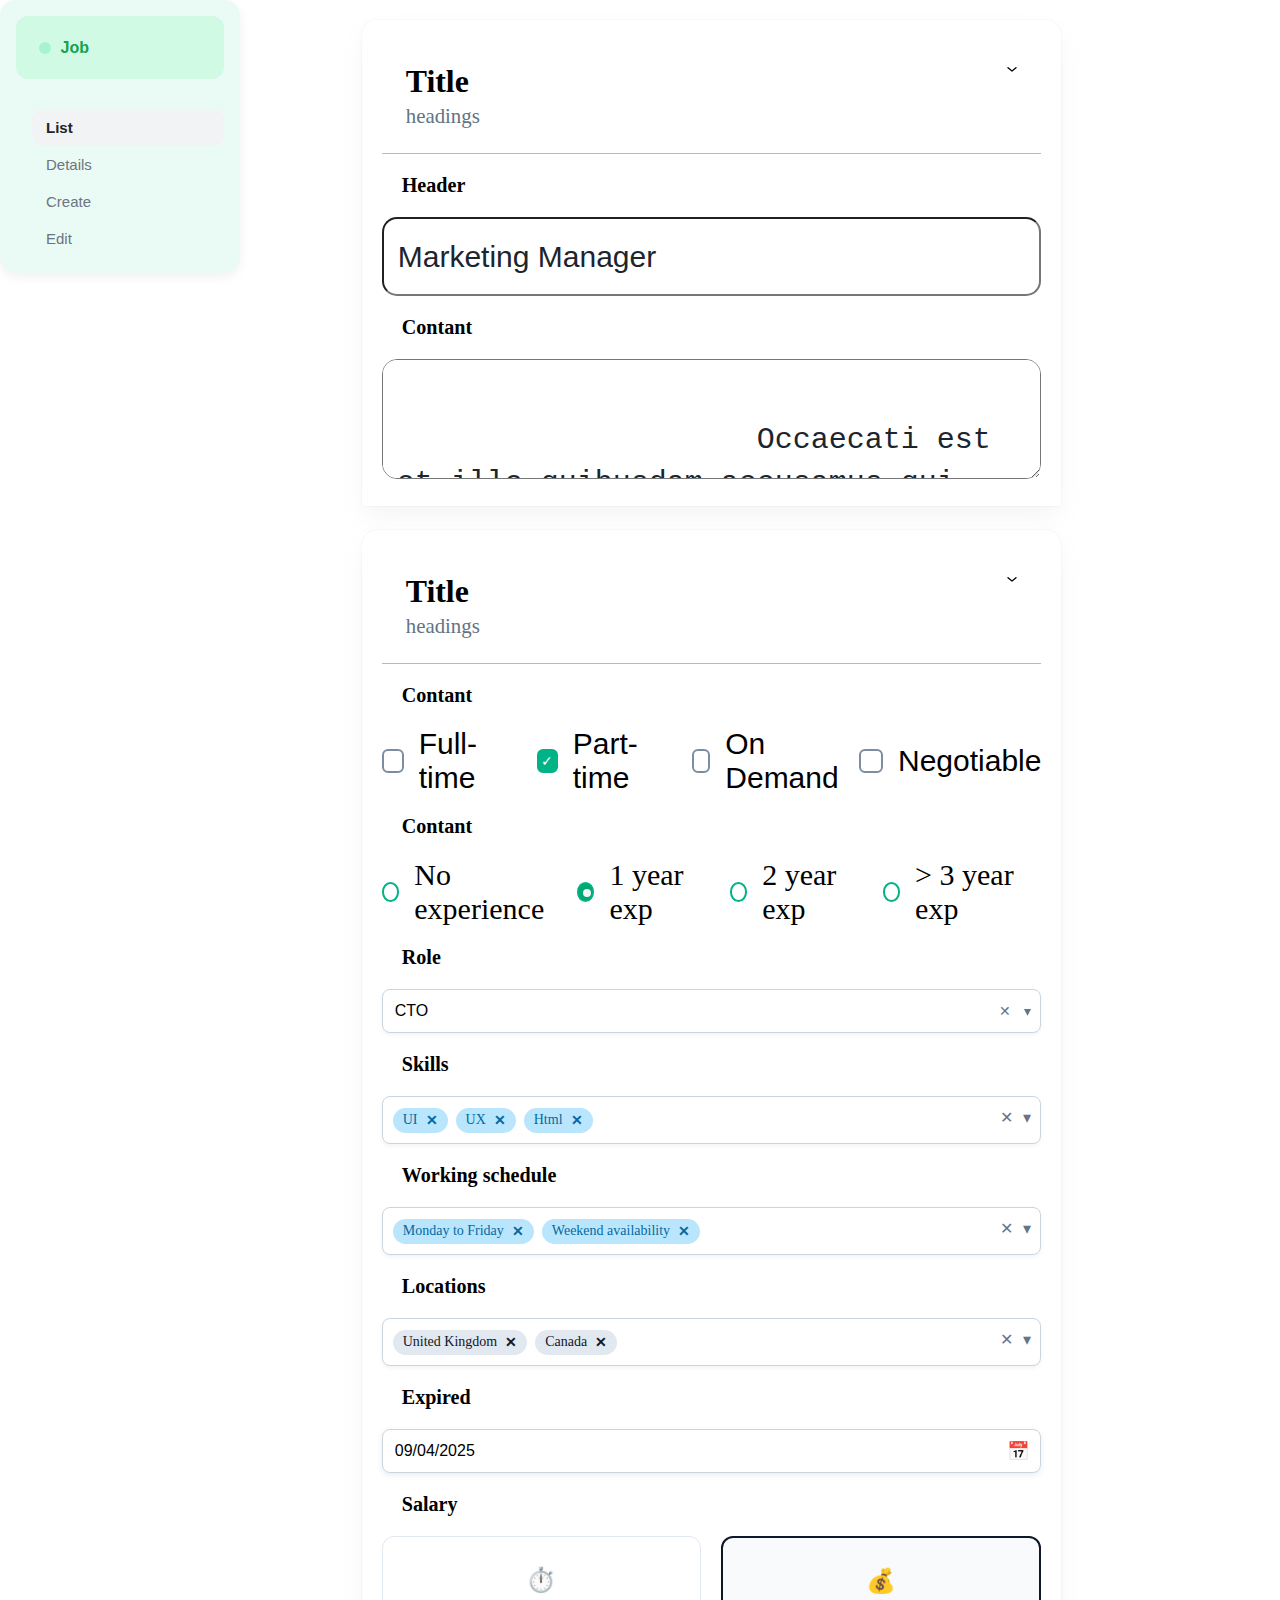
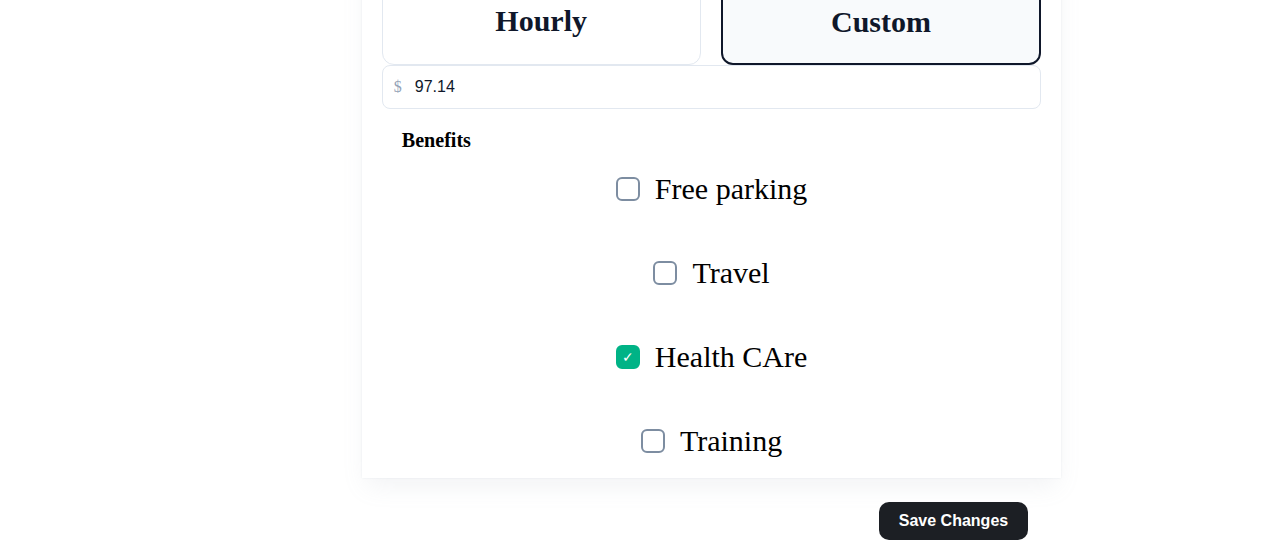
<file: edit-section.html>
<!DOCTYPE html>
<html lang="en">
<head>
    <meta charset="UTF-8">
    <title>Title</title>
    <link rel="stylesheet" href="./src/css/style.css">
    <link rel="stylesheet" href="./src/css/drop-list-input.css">
    <link rel="stylesheet" href="./src/css/announcement-card.css">
    <link rel="stylesheet" href="./src/css/sidebar.css">

    <meta name="viewport" content="width=device-width, initial-scale=1">
</head>
<body>

<div id="sidebar-container"></div>

<form>
    <div class="drop-input-list-container">
        <div class="drop-input-list-title">
            <span>Title</span>
            <span>headings</span>
            <div>
                <img src="./src/assets/icons/drop-list-open.svg" alt="drop list input data">
            </div>
        </div>
        <div class="drop-input-list-details">
            <label>
                <h6>Header</h6>
                <input type="text" value="Marketing Manager" id="title">
            </label>
            <label>
                <h6>Contant</h6>
                <textarea id="contant">

                    Occaecati est et illo quibusdam accusamus qui. Incidunt aut et molestiae ut facere aut. Est quidem iusto praesentium excepturi harum nihil tenetur facilis. Ut omnis voluptates nihil accusantium doloribus eaque debitis.

                    Key responsibilities

                    Working with agency for design drawing detail, quotation and local production.

                    Produce window displays, signs, interior displays, floor plans and special promotions displays.

                    Change displays to promote new product launches and reflect festive or seasonal themes.

                    Planning and executing the open/renovation/ closing store procedure.

                    Follow‐up store maintenance procedure and keep updating SKU In & Out.

                    Monitor costs and work within budget.

                    Liaise with suppliers and source elements.

                    Why You'll love working here

                    Working with agency for design drawing detail, quotation and local production.

                    Produce window displays, signs, interior displays, floor plans and special promotions displays.

                    Change displays to promote new product launches and reflect festive or seasonal themes.

                    Planning and executing the open/renovation/ closing store procedure.

                    Follow‐up store maintenance procedure and keep updating SKU In & Out.

                    Monitor costs and work within budget.

                    Liaise with suppliers and source elements.
                </textarea>
            </label>
        </div>
    </div>
    <div class="drop-input-list-container">
        <div class="drop-input-list-title">
            <span>Title</span>
            <span>headings</span>
            <div>
                <img src="./src/assets/icons/drop-list-open.svg" alt="drop list input data">
            </div>
        </div>
        <div class="drop-input-list-details">
            <label>
                <h6>Contant</h6>
                <div class="job-type">
                    <label class="job-option">
                        <input type="radio" name="job" value="full-time" >
                        <span class="custom-radio"></span>
                        <span>Full-time</span>
                    </label>

                    <label class="job-option">
                        <input type="radio" name="job" value="part-time" checked>
                        <span class="custom-radio"></span>
                        <span>Part-time</span>
                    </label>
                    <label class="job-option">
                        <input type="radio" name="job" value="full-time" >
                        <span class="custom-radio"></span>
                        <span>On Demand</span>
                    </label>



                    <label class="job-option">
                        <input type="radio" name="job" value="part-time">
                        <span class="custom-radio"></span>
                        <span>Negotiable</span>
                    </label>

                </div>
            </label>
            <label >
                <h6>Contant</h6>
                <div class="experience-group">
                    <label class="experience-option">
                        <input type="radio" name="experience" value="0">
                        <span class="experience-label">No experience</span>
                    </label>

                    <label class="experience-option">
                        <input type="radio" name="experience" value="1" checked >
                        <span class="experience-label">1 year exp</span>
                    </label>

                    <label class="experience-option">
                        <input type="radio" name="experience" value="2">
                        <span class="experience-label">2 year exp</span>
                    </label>

                    <label class="experience-option">
                        <input type="radio" name="experience" value="3">
                        <span class="experience-label">&gt; 3 year exp</span>
                    </label>
                </div>
            </label>
            <h6>Role</h6>
            <div class="dropdown">
                <input type="text" class="input-box" placeholder="Role" id="roleInput" readonly onclick="toggleOptions()" value="CTO">
                <span class="icon-clear" onclick="clearInput()">✕</span>
                <span class="icon-toggle" onclick="toggleOptions()">▾</span>

                <div class="options" id="roleOptions">
                    <div class="option" onclick="selectRole('CEO')">CEO</div>
                    <div class="option" onclick="selectRole('CTO')">CTO</div>
                    <div class="option" onclick="selectRole('Project Coordinator')">Project Coordinator</div>
                    <div class="option" onclick="selectRole('Team Leader')">Team Leader</div>
                    <div class="option" onclick="selectRole('Software DEveloper')">Software Developer</div>
                    <div class="option" onclick="selectRole('Marketing Strategist')">Marketing Strategist</div>
                    <div class="option" onclick="selectRole('Data Analyst')">Data Analyst</div>
                    <div class="option" onclick="selectRole('Product Owner')">Product Owner</div>
                </div>
            </div>
        </div>

        <h6>Skills</h6>
        <div class="skills-dropdown" onclick="focusInput()">
            <div class="selected-skills" id="selectedSkills">
                <span class="placeholder" id="skillsPlaceholder">Skills</span>
            </div>
            <div class="icons">
                <span onclick="clearAll(event)">✕</span>
                <span onclick="toggleSkillOptions(event)">▾</span>
            </div>

            <div class="skills-options" id="skillsOptions">
                <div onclick="addSkill('UI')">UI</div>
                <div onclick="addSkill('UX')">UX</div>
                <div onclick="addSkill('Html')">Html</div>
                <div onclick="addSkill('JavaScript')">JavaScript</div>
                <div onclick="addSkill('TypeScript')">TypeScript</div>
                <div onclick="addSkill('Communication')">Communication</div>
                <div onclick="addSkill('Problem Solving')">Problem Solving</div>
                <div onclick="addSkill('Leadership')">Leadership</div>
            </div>
        </div>

        <h6>Working schedule</h6>
        <div class="schedule-dropdown" onclick="focusScheduleInput()">
            <div class="selected-schedules" id="selectedSchedules">
                <span class="placeholder" id="schedulePlaceholder">+ Schedule</span>
            </div>
            <div class="icons">
                <span onclick="clearAllSchedules(event)">✕</span>
                <span onclick="toggleScheduleOptions(event)">▾</span>
            </div>

            <div class="schedule-options" id="scheduleOptions">
                <div onclick="addSchedule('Monday to Friday')">Monday to Friday</div>
                <div onclick="addSchedule('Weekend availability')">Weekend availability</div>
                <div onclick="addSchedule('Day shift')">Day shift</div>
            </div>
        </div>

        <h6>Locations</h6>
        <div class="multi-location-dropdown" onclick="showLocationOptions()">
            <div class="location-tags" id="selectedLocations">
                <span class="placeholder" id="locationPlaceholder">+ Locations</span>
            </div>
            <div class="location-icons">
                <span onclick="clearAllLocations(event)">✕</span>
                <span onclick="toggleLocationOptions(event)">▾</span>
            </div>

            <div class="location-options" id="locationOptions">
                <div onclick="addLocation('Andorra')">Andorra (AD) +376</div>
                <div onclick="addLocation('United Arab Emirates')">United Arab Emirates (AE) +971</div>
                <div onclick="addLocation('Afghanistan')">Afghanistan (AF) +93</div>
                <div onclick="addLocation('Antigua and Barbuda')">Antigua and Barbuda (AG) +1-268</div>
                <div onclick="addLocation('Anguilla')">Anguilla (AI) +1-264</div>
                <div onclick="addLocation('Albania')">Albania (AL) +355</div>
                <div onclick="addLocation('Armenia')">Armenia (AM) +374</div>
                <div onclick="addLocation('Angola')">Angola (AO) +244</div>
                <div onclick="addLocation('Canada')">Canada (AM) +374</div>
                <div onclick="addLocation('United Kingdom')">United Kingdom (AO) +244</div>

            </div>
        </div>




        <h6>Expired</h6>
        <div class="datepicker-container">
            <input type="text" class="date-input" id="dateInput" placeholder="DD/MM/YYYY" readonly onclick="toggleCalendar()" value="09/04/2025">
            <span class="calendar-icon" onclick="toggleCalendar()">📅</span>

            <div class="calendar-popup" id="calendarPopup">
                <div class="calendar-header">
                    <span class="arrow" onclick="changeMonth(-1)">❮</span>
                    <span id="calendarMonthYear"></span>
                    <span class="arrow" onclick="changeMonth(1)">❯</span>
                </div>
                <div class="calendar-grid" id="calendarDays"></div>
            </div>
        </div>













        <h6>Salary</h6>
        <div class="salary-options">
            <div class="option-card " onclick="selectSalary(this)">
                <div class="icon">⏱️</div>
                <div class="label">Hourly</div>
            </div>
            <div class="option-card selected" onclick="selectSalary(this)">
                <div class="icon">💰</div>
                <div class="label">Custom</div>
            </div>
        </div>

        <div class="currency-wrapper">
            <span class="currency-symbol">$</span>
            <input
                    type="text"
                    class="currency-input"
                    id="currencyField"
                    placeholder="0.00"
                    oninput="formatCurrency(this)"
                    value="97.14"
            />
        </div>






        <h6>Benefits</h6>
        <div class="benefents">

            <label class="job-option">
                <input type="radio" name="benefents" value="full-time" checked>
                <span class="custom-radio"></span>
                <span>Free parking</span>
            </label>

            <label class="job-option">
                <input type="radio" name="benefents" value="part-time">
                <span class="custom-radio"></span>
                <span>Travel</span>
            </label>
            <label class="job-option">
                <input type="radio" name="benefents" value="full-time" checked>
                <span class="custom-radio"></span>
                <span>Health CAre</span>
            </label>



            <label class="job-option">
                <input type="radio" name="benefents" value="part-time">
                <span class="custom-radio"></span>
                <span>Training</span>
            </label>
        </div>
    </div>
    <div class="btn" >
        <button class="create-job-btn" id="submit-data" type="button">Save Changes</button>
    </div>
</form>

    <script src="src/js/edit-section-loading.js" ></script>
    <script src="src/js/drop-list-animation.js" type="module"></script>
    <script src="src/js/create-card.js" type="module"></script>
    <script src="src/js/text-editor.js" type="module"></script>
    <script src="src/js/add-role.js"></script>
    <script src="src/js/add-skill.js"></script>
    <script src="src/js/add-schedual.js"></script>
    <script src="src/js/add-location.js"></script>
    <script src="src/js/add-date.js"></script>
    <script src="src/js/salary.js"></script>
    <script src="./src/js/sidebar.js"></script>

</body>
</html>
</file>
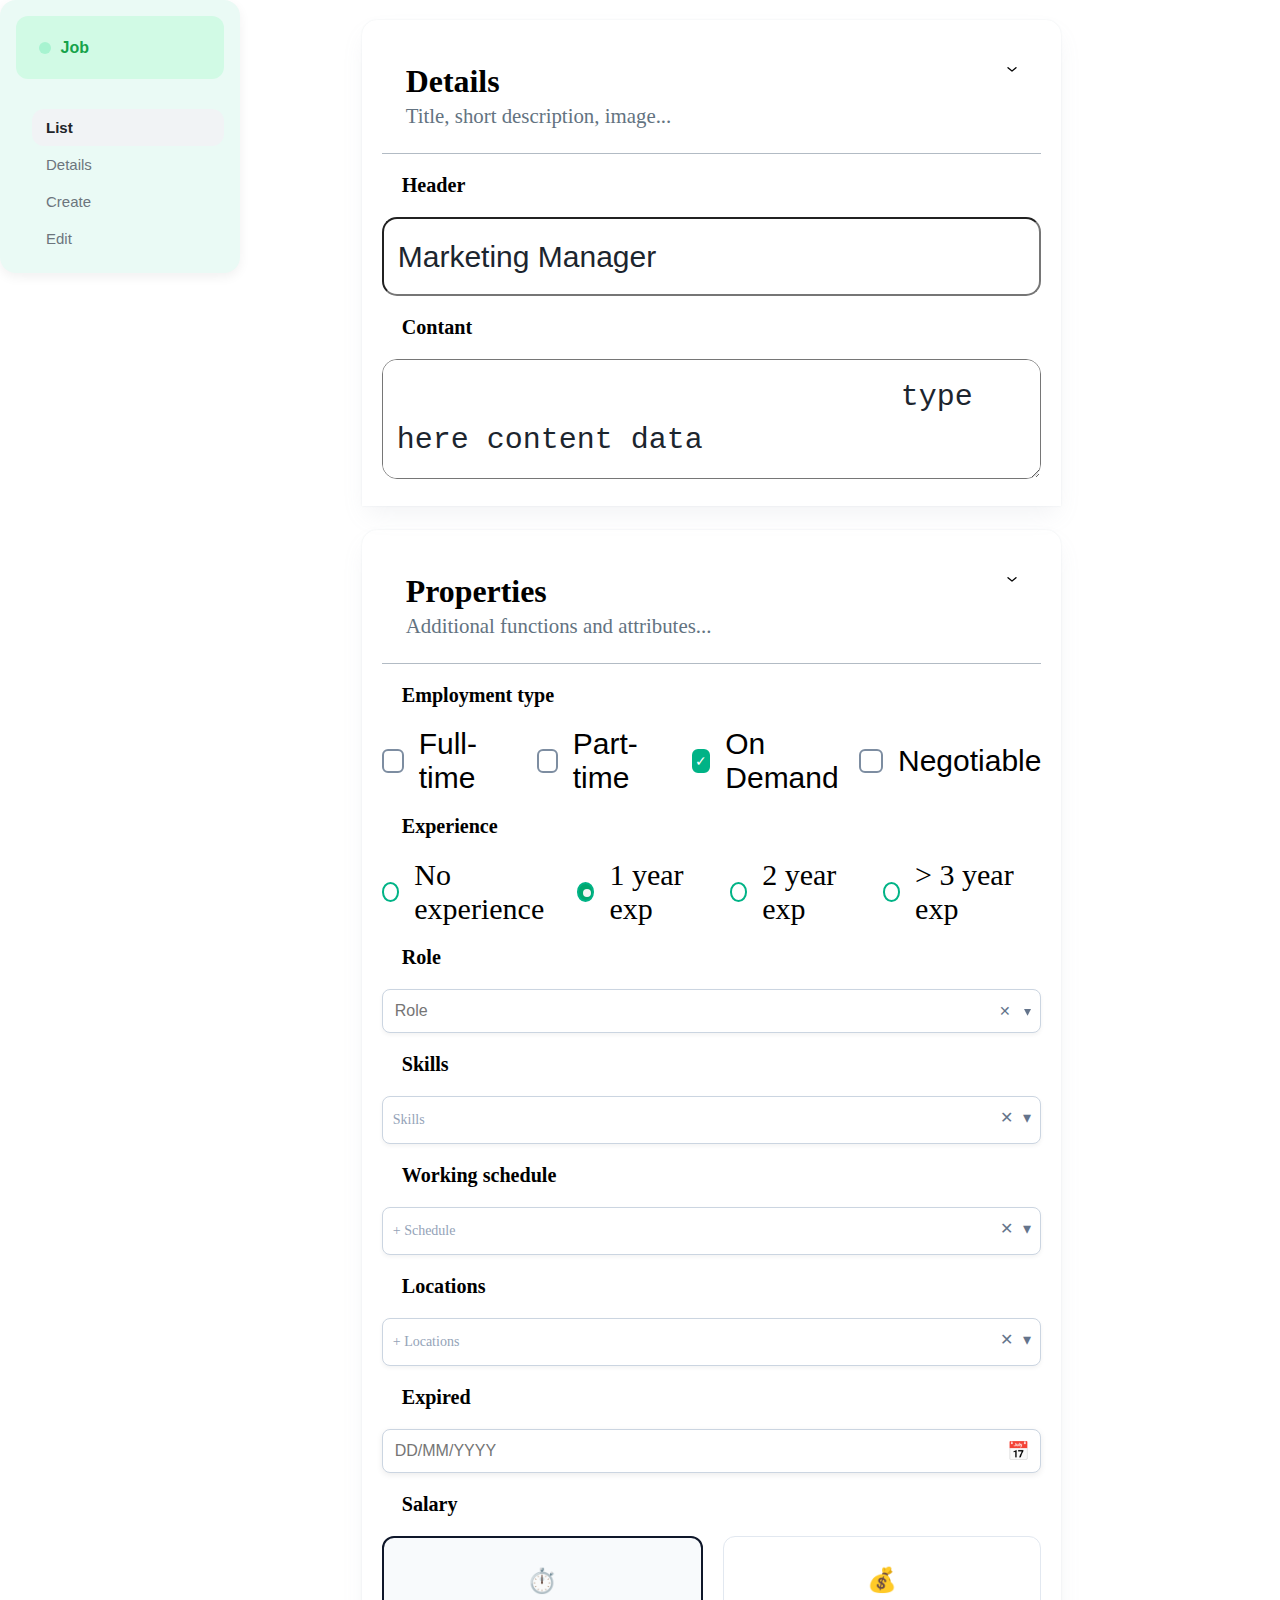
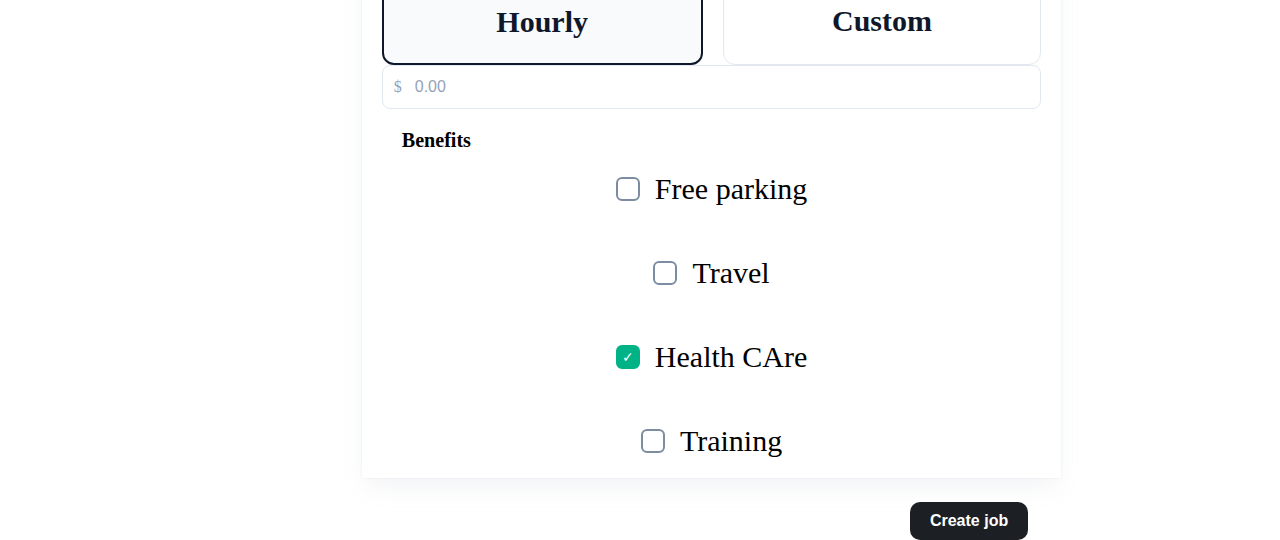
<file: new-job.html>
<!DOCTYPE html>
<html lang="en">
<head>
    <meta charset="UTF-8">
    <title>Title</title>
    <link rel="stylesheet" href="./src/css/style.css">
    <link rel="stylesheet" href="./src/css/drop-list-input.css">
    <link rel="stylesheet" href="./src/css/announcement-card.css">
    <link rel="stylesheet" href="./src/css/sidebar.css">
    <meta name="viewport" content="width=device-width, initial-scale=1">
</head>
<body>
    <div id="sidebar-container"></div>

    <form>
        <div class="drop-input-list-container">
            <div class="drop-input-list-title">
                <span>Details</span>
                <span>Title, short description, image...</span>
                <div>
                    <img src="./src/assets/icons/drop-list-open.svg" alt="drop list input data">
                </div>
            </div>
            <div class="drop-input-list-details">
                    <label>
                        <h6>Header</h6>
                        <input type="text" value="Marketing Manager" id="title">
                    </label>
                    <label>
                        <h6>Contant</h6>
                        <textarea id="contant">
                            type here content data
                        </textarea>
                    </label>
            </div>
        </div>
        <div class="drop-input-list-container">
            <div class="drop-input-list-title">
                <span>Properties</span>
                <span>Additional functions and attributes...</span>
                <div>
                    <img src="./src/assets/icons/drop-list-open.svg" alt="drop list input data">
                </div>
            </div>
            <div class="drop-input-list-details">
                <label>
                    <h6>Employment type</h6>
                    <div class="job-type">
                        <label class="job-option">
                            <input type="radio" name="job" value="full-time" checked>
                            <span class="custom-radio"></span>
                            <span>Full-time</span>
                        </label>

                        <label class="job-option">
                            <input type="radio" name="job" value="part-time">
                            <span class="custom-radio"></span>
                            <span>Part-time</span>
                        </label>
                        <label class="job-option">
                            <input type="radio" name="job" value="full-time" checked>
                            <span class="custom-radio"></span>
                            <span>On Demand</span>
                        </label>



                        <label class="job-option">
                            <input type="radio" name="job" value="part-time">
                            <span class="custom-radio"></span>
                            <span>Negotiable</span>
                        </label>

                    </div>
                </label>
                <label >
                    <h6>Experience</h6>
                    <div class="experience-group">
                        <label class="experience-option">
                            <input type="radio" name="experience" value="0">
                            <span class="experience-label">No experience</span>
                        </label>

                        <label class="experience-option">
                            <input type="radio" name="experience" value="1" checked>
                            <span class="experience-label">1 year exp</span>
                        </label>

                        <label class="experience-option">
                            <input type="radio" name="experience" value="2">
                            <span class="experience-label">2 year exp</span>
                        </label>

                        <label class="experience-option">
                            <input type="radio" name="experience" value="3">
                            <span class="experience-label">&gt; 3 year exp</span>
                        </label>
                    </div>
                </label>
                    <h6>Role</h6>
                <div class="dropdown">
                    <input type="text" class="input-box" placeholder="Role" id="roleInput" readonly onclick="toggleOptions()">
                    <span class="icon-clear" onclick="clearInput()">✕</span>
                    <span class="icon-toggle" onclick="toggleOptions()">▾</span>

                    <div class="options" id="roleOptions">
                        <div class="option" onclick="selectRole('CEO')">CEO</div>
                        <div class="option" onclick="selectRole('CTO')">CTO</div>
                        <div class="option" onclick="selectRole('Project Coordinator')">Project Coordinator</div>
                        <div class="option" onclick="selectRole('Team Leader')">Team Leader</div>
                        <div class="option" onclick="selectRole('Software DEveloper')">Software Developer</div>
                        <div class="option" onclick="selectRole('Marketing Strategist')">Marketing Strategist</div>
                        <div class="option" onclick="selectRole('Data Analyst')">Data Analyst</div>
                        <div class="option" onclick="selectRole('Product Owner')">Product Owner</div>
                        <div class="option" onclick="selectRole('Graphic Designer')">Graphic Designer</div>
                        <div class="option" onclick="selectRole('Operation Manager')">Operation Manager</div>
                        <div class="option" onclick="selectRole('Customer Support Specialist')">Customer Support Specialist</div>
                        <div class="option" onclick="selectRole('Sales Manager')">Sales Manager</div>
                    </div>
                </div>
            </div>

            <h6>Skills</h6>
            <div class="skills-dropdown" onclick="focusInput()">
                <div class="selected-skills" id="selectedSkills">
                    <span class="placeholder" id="skillsPlaceholder">Skills</span>
                </div>
                <div class="icons">
                    <span onclick="clearAll(event)">✕</span>
                    <span onclick="toggleSkillOptions(event)">▾</span>
                </div>

                <div class="skills-options" id="skillsOptions">
                    <div onclick="addSkill('UI')">UI</div>
                    <div onclick="addSkill('UX')">UX</div>
                    <div onclick="addSkill('Html')">Html</div>
                    <div onclick="addSkill('JavaScript')">JavaScript</div>
                    <div onclick="addSkill('TypeScript')">TypeScript</div>
                    <div onclick="addSkill('Communication')">Communication</div>
                    <div onclick="addSkill('Problem Solving')">Problem Solving</div>
                    <div onclick="addSkill('Leadership')">Leadership</div>
                </div>
            </div>

            <h6>Working schedule</h6>
            <div class="schedule-dropdown" onclick="focusScheduleInput()">
                <div class="selected-schedules" id="selectedSchedules">
                    <span class="placeholder" id="schedulePlaceholder">+ Schedule</span>
                </div>
                <div class="icons">
                    <span onclick="clearAllSchedules(event)">✕</span>
                    <span onclick="toggleScheduleOptions(event)">▾</span>
                </div>

                <div class="schedule-options" id="scheduleOptions">
                    <div onclick="addSchedule('Monday to Friday')">Monday to Friday</div>
                    <div onclick="addSchedule('Weekend availability')">Weekend availability</div>
                    <div onclick="addSchedule('Day shift')">Day shift</div>
                </div>
            </div>

            <h6>Locations</h6>
            <div class="multi-location-dropdown" onclick="showLocationOptions()">
                <div class="location-tags" id="selectedLocations">
                    <span class="placeholder" id="locationPlaceholder">+ Locations</span>
                </div>
                <div class="location-icons">
                    <span onclick="clearAllLocations(event)">✕</span>
                    <span onclick="toggleLocationOptions(event)">▾</span>
                </div>

                <div class="location-options" id="locationOptions">
                    <div onclick="addLocation('Andorra')">Andorra (AD) +376</div>
                    <div onclick="addLocation('United Arab Emirates')">United Arab Emirates (AE) +971</div>
                    <div onclick="addLocation('Afghanistan')">Afghanistan (AF) +93</div>
                    <div onclick="addLocation('Antigua and Barbuda')">Antigua and Barbuda (AG) +1-268</div>
                    <div onclick="addLocation('Anguilla')">Anguilla (AI) +1-264</div>
                    <div onclick="addLocation('Albania')">Albania (AL) +355</div>
                    <div onclick="addLocation('Armenia')">Armenia (AM) +374</div>
                    <div onclick="addLocation('Angola')">Angola (AO) +244</div>
                </div>
            </div>




            <h6>Expired</h6>
            <div class="datepicker-container">
                <input type="text" class="date-input" id="dateInput" placeholder="DD/MM/YYYY" readonly onclick="toggleCalendar()">
                <span class="calendar-icon" onclick="toggleCalendar()">📅</span>

                <div class="calendar-popup" id="calendarPopup">
                    <div class="calendar-header">
                        <span class="arrow" onclick="changeMonth(-1)">❮</span>
                        <span id="calendarMonthYear"></span>
                        <span class="arrow" onclick="changeMonth(1)">❯</span>
                    </div>
                    <div class="calendar-grid" id="calendarDays"></div>
                </div>
            </div>













            <h6>Salary</h6>
            <div class="salary-options">
                <div class="option-card selected" onclick="selectSalary(this)">
                    <div class="icon">⏱️</div>
                    <div class="label">Hourly</div>
                </div>
                <div class="option-card" onclick="selectSalary(this)">
                    <div class="icon">💰</div>
                    <div class="label">Custom</div>
                </div>
            </div>

            <div class="currency-wrapper">
                <span class="currency-symbol">$</span>
                <input
                        type="text"
                        class="currency-input"
                        id="currencyField"
                        placeholder="0.00"
                        oninput="formatCurrency(this)"
                />
            </div>






            <h6>Benefits</h6>
            <div class="benefents">

                <label class="job-option">
                    <input type="radio" name="benefents" value="full-time" checked>
                    <span class="custom-radio"></span>
                    <span>Free parking</span>
                </label>

                <label class="job-option">
                    <input type="radio" name="benefents" value="part-time">
                    <span class="custom-radio"></span>
                    <span>Travel</span>
                </label>
                <label class="job-option">
                    <input type="radio" name="benefents" value="full-time" checked>
                    <span class="custom-radio"></span>
                    <span>Health CAre</span>
                </label>



                <label class="job-option">
                    <input type="radio" name="benefents" value="part-time">
                    <span class="custom-radio"></span>
                    <span>Training</span>
                </label>
            </div>
        </div>
        <div class="btn" >
            <button class="create-job-btn" id="submit-data" type="button">Create job</button>
        </div>
    </form>
    <script src="src/js/database-init.js"></script>
    <script src="src/js/drop-list-animation.js" type="module"></script>
    <script src="src/js/create-card.js" type="module"></script>
    <script src="src/js/text-editor.js" type="module"></script>
    <script src="src/js/add-role.js"></script>
    <script src="src/js/add-skill.js"></script>
    <script src="src/js/add-schedual.js"></script>
    <script src="src/js/add-location.js"></script>
    <script src="src/js/add-date.js"></script>
    <script src="src/js/salary.js"></script>
    <script src="src/js/create-job.js" type="module"></script>
    <script src="./src/js/sidebar.js"></script>

</body>
</html>
</file>
<file: src/css/style.css>
:root{
    --card-backkground-color: #FFFFFF;
    --text-color-primary: #1c252e;
    --boxShadows-card: 0 0 2px 0 rgba(145 158 171 / 0.2), 0 12px 24px -4px rgba(145 158 171 / 0.12) ;
    --palette-text-disabled: #919eab;
    --spacing: 8px;
    --palette-primary-main: #00a76f;
    --palette-action-activeChannel: 99 115 129;
    --palette-action-hoverOpacity: 0.08;
    --palette-dashed-bordedr: #919EAB44;
    --delete-alert: #ff5630;
    --palette-action-hover: rgba(145 158 171 / 0.08);
    --palette-grey-500Channel: 145 158 171;
    --palette-info-mainChannel:0 184 217;
    --palette-text-secondary: #637381

}
*,
*::before,
*::after {
    list-style-type: none;
    margin: 0;
    padding: 0;
    box-sizing: border-box;
    z-index: 0;
}

html {
    font-size: 30px;
}


@media (max-width: 680px) {
    html {
        font-size: 20px;
    }
}
body{
    display: grid;
    grid-template-columns: 300px auto;
}
</file>
<file: src/css/drop-list-input.css>
@import url('https://fonts.googleapis.com/css2?family=Poppins:wght@300;400;500;600;700&display=swap');
form{
    width: 84%;
    display: flex;
    flex-direction: column;
    gap: calc(3* var(--spacing));
    justify-content: flex-start;
    align-items: center;
    padding-top: 20px;
}
.drop-input-list-container{
    width: 85%;
    border-top-left-radius: 15px;
    border-top-right-radius: 15px;
    box-shadow: var(--boxShadows-card);
    padding: 20px;
}

.drop-input-list-title{
    width: 100%;
    position: relative;
    padding: 24px;
    border-bottom: rgba(145, 158, 171, 0.7) 1px solid;
}
.drop-input-list-title > span{
    display: block;
}
.drop-input-list-title > span:nth-child(1){
    font-size: 1.0625rem;
    font-weight: 600;
}
.drop-input-list-title > span:nth-child(2){
    font-size: 0.695rem;
    font-weight: 400;
    margin: 4px 0 0;
    color: var(--palette-text-secondary);
}
.drop-input-list-title > div{
    position: absolute;
    padding: 8px;
    border-radius: 50%;
    width: fit-content;
    height: fit-content;
    display: flex;
    justify-content: center;
    right: 13px;
    top: 13px;
}
.drop-input-list-title > div:hover {
    background-color: var(--palette-action-hover);
}
.drop-input-list-details > label > :where(input, textarea) {
    width: 100%;
    max-width: 100%;
    border-radius: 15px;
    padding: 16px 14px;
    font-weight: 400;
    font-size: 1rem;
    line-height: 1.4375em;
    color: var(--text-color-primary);
    box-sizing: border-box;
    cursor: text;
    display: inline-flex;
    -webkit-box-align: center;
    align-items: center;
    position: relative;
}
h6{
    margin: 20px;
}



li {
    margin-left: 16px;
}

a {
    cursor: pointer;
}




.job-type {
    display: flex;
    gap: 15px;
    font-family: sans-serif;
}

.job-option {
    width: 100%;
    display: flex;
    align-items: center;
    justify-content: center;
    gap: 15px;
    cursor: pointer;
}

.job-option input[type="radio"] {
    display: none;
}

.custom-radio {
    width: 24px;
    height: 24px;
    border: 2px solid #7d8da1;
    border-radius: 6px;
    display: flex;
    align-items: center;
    justify-content: center;
    transition: all 0.3s ease;
}

.job-option input[type="radio"]:checked + .custom-radio {
    background-color: #00b386; /* green */
    border-color: #00b386;
}

.job-option input[type="radio"]:checked + .custom-radio::after {
    content: "✓";
    color: white;
    font-size: 14px;
}



.experience-group {
    display: flex;
    align-items: center;
    gap: 15px;
    width: 100%;
    justify-content: center;
}

.experience-option {
    display: flex;
    align-items: center;
    gap: 0.5rem;
    cursor: pointer;
}

.experience-option input[type="radio"] {
    appearance: none;
    -webkit-appearance: none;
    width: 20px;
    height: 20px;
    border: 2px solid #00b386;
    border-radius: 50%;
    display: inline-block;
    position: relative;
    transition: border-color 0.3s ease;
}

.experience-option input[type="radio"]:checked {
    border-color: #00b386;
    background-color: #00a76f;

}

.experience-option input[type="radio"]:checked::before {
    content: '';
    position: absolute;
    top: 27%;
    left: 27%;
    width: 8px;
    height: 8px;
    background-color: whitesmoke;
    border-radius: 50%;
}



.section-title {
    font-weight: bold;
    margin-bottom: 8px;
}
















.dropdown {
    position: relative;
    width: 100%;
    z-index: 1000000000000000000000000000000000000000000000000000000;
}

.input-box {
    width: 100%;
    padding: 12px 40px 12px 12px;
    border: 1px solid #cbd5e1;
    border-radius: 8px;
    font-size: 16px;
    cursor: pointer;
    background: white;
    box-shadow: 0 2px 4px rgba(0, 0, 0, 0.05);
}

.input-box:focus {
    outline: none;
    border-color: #3b82f6;
    box-shadow: 0 0 0 3px rgba(59, 130, 246, 0.2);
}

.icon-clear,
.icon-toggle {
    position: absolute;
    top: 50%;
    transform: translateY(-50%);
    font-size: 14px;
    color: #64748b;
    cursor: pointer;

}

.icon-clear {
    right: 30px;
}

.icon-toggle {
    right: 10px;
}

.options {
    position: absolute;
    top: 105%;
    width: 100%;
    max-height: 180px;
    overflow-y: auto;
    border: 1px solid #e2e8f0;
    background: linear-gradient(to right, #fff, #f0f9ff);
    border-radius: 8px;
    box-shadow: 0 4px 10px rgba(0, 0, 0, 0.08);
    display: none;
    z-index: 10000000000;
}

.option {
    padding: 10px 12px;
    cursor: pointer;
}

.option:hover {
    background-color: #e0f2fe;
}

.option.selected {
    background-color: #e2e8f0;
}

.options::-webkit-scrollbar {
    width: 6px;
}

.options::-webkit-scrollbar-thumb {
    background-color: #cbd5e1;
    border-radius: 3px;
}

.options::-webkit-scrollbar-track {
    background: transparent;
}






















.skills-dropdown {
    position: relative;
    width: 100%;
    z-index: 10000000000;
}

.selected-skills {
    display: flex;
    flex-wrap: wrap;
    gap: 8px;
    padding: 10px;
    padding-right: 80px;
    border: 1px solid #cbd5e1;
    border-radius: 8px;
    background: white;
    min-height: 48px;
    align-items: center;
    box-shadow: 0 2px 4px rgba(0,0,0,0.05);
    cursor: text;
}

.selected-skills .tag {
    background-color: #bae6fd;
    color: #0369a1;
    padding: 4px 10px;
    border-radius: 9999px;
    font-size: 14px;
    display: flex;
    align-items: center;
}

.tag .remove-tag {
    margin-left: 8px;
    cursor: pointer;
    font-weight: bold;
}

.placeholder {
    color: #94a3b8;
    font-size: 14px;
}

.icons {
    position: absolute;
    right: 10px;
    top: 12px;
    display: flex;
    gap: 10px;
    align-items: center;
    font-size: 16px;
    color: #64748b;
}

.icons span {
    cursor: pointer;
}

.skills-options {
    position: absolute;
    top: 105%;
    width: 100%;
    max-height: 180px;
    overflow-y: auto;
    background: linear-gradient(to right, #fff, #f0f9ff);
    border: 1px solid #e2e8f0;
    border-radius: 8px;
    box-shadow: 0 4px 10px rgba(0,0,0,0.08);
    display: none;
    z-index: 100000;
}

.skills-options div {
    padding: 10px 12px;
    cursor: pointer;
}

.skills-options div:hover {
    background-color: #e0f2fe;
}

.skills-options::-webkit-scrollbar {
    width: 6px;
}

.skills-options::-webkit-scrollbar-thumb {
    background-color: #cbd5e1;
    border-radius: 3px;
}

.skills-options::-webkit-scrollbar-track {
    background: transparent;
}
























.schedule-dropdown {
    position: relative;
    width: 100%;
    z-index: 1000000;
}

.selected-schedules {
    display: flex;
    flex-wrap: wrap;
    gap: 8px;
    padding: 10px;
    padding-right: 80px;
    border: 1px solid #cbd5e1;
    border-radius: 8px;
    background: white;
    min-height: 48px;
    align-items: center;
    box-shadow: 0 2px 4px rgba(0,0,0,0.05);
    cursor: text;
}

.selected-schedules .tag {
    background-color: #bae6fd;
    color: #0369a1;
    padding: 4px 10px;
    border-radius: 9999px;
    font-size: 14px;
    display: flex;
    align-items: center;
}

.tag .remove-tag {
    margin-left: 8px;
    cursor: pointer;
    font-weight: bold;
}

.placeholder {
    color: #94a3b8;
    font-size: 14px;
}

.icons {
    position: absolute;
    right: 10px;
    top: 12px;
    display: flex;
    gap: 10px;
    align-items: center;
    font-size: 16px;
    color: #64748b;
}

.icons span {
    cursor: pointer;
}

.schedule-options {
    position: absolute;
    top: 105%;
    width: 100%;
    max-height: 180px;
    overflow-y: auto;
    background: linear-gradient(to right, #fff, #e0f2fe);
    border: 1px solid #e2e8f0;
    border-radius: 8px;
    box-shadow: 0 4px 10px rgba(0,0,0,0.08);
    display: none;
    z-index: 10000;
}

.schedule-options div {
    padding: 10px 12px;
    cursor: pointer;
}

.schedule-options div:hover {
    background-color: #cfeffd;
}

.schedule-options::-webkit-scrollbar {
    width: 6px;
}

.schedule-options::-webkit-scrollbar-thumb {
    background-color: #cbd5e1;
    border-radius: 3px;
}

.schedule-options::-webkit-scrollbar-track {
    background: transparent;
}
















.multi-location-dropdown {
    position: relative;
    width:  100%;
    z-index: 100000;
}

.location-tags {
    display: flex;
    flex-wrap: wrap;
    gap: 8px;
    padding: 10px;
    padding-right: 80px;
    border: 1px solid #cbd5e1;
    border-radius: 8px;
    background: white;
    min-height: 48px;
    align-items: center;
    box-shadow: 0 2px 4px rgba(0,0,0,0.05);
    cursor: text;
}

.location-tags .tag {
    background-color: #e2e8f0;
    color: #0f172a;
    padding: 4px 10px;
    border-radius: 9999px;
    font-size: 14px;
    display: flex;
    align-items: center;
}

.tag .remove-tag {
    margin-left: 8px;
    cursor: pointer;
    font-weight: bold;
}

.placeholder {
    color: #94a3b8;
    font-size: 14px;
}

.location-icons {
    position: absolute;
    right: 10px;
    top: 12px;
    display: flex;
    gap: 10px;
    align-items: center;
    font-size: 16px;
    color: #64748b;
}

.location-icons span {
    cursor: pointer;
}

.location-options {
    position: absolute;
    top: 105%;
    width: 100%;
    max-height: 240px;
    overflow-y: auto;
    background: linear-gradient(to right, #fff, #f0f9ff);
    border: 1px solid #e2e8f0;
    border-radius: 8px;
    box-shadow: 0 4px 10px rgba(0,0,0,0.08);
    display: none;
    z-index: 100;
}

.location-options div {
    padding: 10px 12px;
    cursor: pointer;
}

.location-options div:hover {
    background-color: #e0f2fe;
}

.location-options::-webkit-scrollbar {
    width: 6px;
}

.location-options::-webkit-scrollbar-thumb {
    background-color: #cbd5e1;
    border-radius: 3px;
}

.location-options::-webkit-scrollbar-track {
    background: transparent;
}






























.datepicker-container {
    position: relative;
    width: 100%;
    z-index: 1000;
}

.date-input {
    width: 100%;
    padding: 12px 40px 12px 12px;
    font-size: 16px;
    border: 1px solid #cbd5e1;
    border-radius: 8px;
    outline: none;
    box-shadow: 0 2px 6px rgba(0, 0, 0, 0.08);
}

.calendar-icon {
    position: absolute;
    right: 12px;
    top: 50%;
    transform: translateY(-50%);
    font-size: 18px;
    color: #64748b;
    cursor: pointer;
}

.calendar-popup {
    position: absolute;
    top: 110%;
    left: 0;
    background: white;
    border-radius: 10px;
    box-shadow: 0 8px 16px rgba(0,0,0,0.1);
    padding: 20px;
    z-index: 10;
    display: none;
}

.calendar-header {
    display: flex;
    justify-content: space-between;
    align-items: center;
    margin-bottom: 10px;
    font-weight: bold;
}

.calendar-grid {
    display: grid;
    grid-template-columns: repeat(7, 40px);
    text-align: center;
    gap: 4px;
}

.calendar-grid div {
    padding: 8px 0;
    cursor: pointer;
    border-radius: 50%;
}

.calendar-grid .day:hover {
    background-color: #e0f2fe;
}

.calendar-grid .selected {
    background-color: #cbd5e1;
}

.calendar-grid .header {
    font-weight: bold;
    color: #64748b;
}

.arrow {
    cursor: pointer;
    padding: 4px 8px;
    border-radius: 5px;
    transition: background 0.2s;
}

.arrow:hover {
    background: #f1f5f9;
}

















.salary-options {
    display: flex;
    gap: 20px;
    z-index: 100;
}

.option-card {
    flex: 1;
    padding: 24px;
    border: 1px solid #e2e8f0;
    border-radius: 12px;
    background: white;
    text-align: center;
    cursor: pointer;
    transition: all 0.2s ease-in-out;
}

.option-card.selected {
    border: 2px solid #0f172a;
    background: #f8fafc;
}

.option-card .icon {
    font-size: 24px;
    color: #0f172a;
    margin-bottom: 10px;
    display: inline-block;
}

.option-card .label {
    font-weight: bold;
    color: #0f172a;
}















.currency-wrapper {
    position: relative;
    width: 100%;
    z-index: 10;
}

.currency-symbol {
    position: absolute;
    top: 50%;
    left: 12px;
    transform: translateY(-50%);
    color: #94a3b8;
    font-size: 16px;
    pointer-events: none;
}

.currency-input {
    width: 100%;
    padding: 12px 12px 12px 32px;
    font-size: 16px;
    border: 1px solid #e2e8f0;
    border-radius: 8px;
    outline: none;
    background-color: white;
    color: #0f172a;
}

.currency-input::placeholder {
    color: #94a3b8;
}



.benefents{
    display: flex;
    flex-wrap: wrap;
    gap:50px;
    justify-content: center;
    flex-direction: row;
}











.create-job-btn {
    background-color: #1c1f24;
    color: white;
    font-weight: 600;
    padding: 10px 20px;
    border: none;
    border-radius: 10px;
    cursor: pointer;
    font-family: sans-serif;
    font-size: 16px;
    transition: background-color 0.3s ease;
}

.create-job-btn:hover {
    background-color: #3a3f46;
}
.btn{

    width: 100%;
    display: flex;
    justify-content: flex-end;
    padding-inline: 95px;
}
</file>
<file: src/css/announcement-card.css>
.announcement-container{
    background-color: var(--card-backkground-color);
    color: var(--text-color-primary);
    background-image: none;
    position: relative;
    box-shadow: var(--boxShadows-card);
    z-index: 0;
    transition: box-shadow 3s cubic-bezier(0.4, 0, 0.2, 1);
    border-radius: 16px;
    max-width: 500px;
}
.upper-part{
    width: 100%;
    display: flex;
    justify-content: flex-start;
    flex-direction: column;
    gap: 30px;
    padding: 24px 24px calc(2* var(--spacing));
    border-bottom: 1px dashed var(--palette-dashed-bordedr) ;
}
.position-information > li > img{
    border-radius: 12px;
    width: 30%;
}
.announcement-title{
    margin: 0;
    font-family: "Public Sans Variable", -apple-system, BlinkMacSystemFont, "Segoe UI", Roboto, "Helvetica Neue", Arial, sans-serif, "Apple Color Emoji", "Segoe UI Emoji", "Segoe UI Symbol";
    font-weight: 600;
    font-size: 1rem;
    line-height: 1.5;
}
.announcement-title > a{
    margin: 0;
    font: inherit;
    letter-spacing: inherit;
    text-decoration: none;
    color: inherit;
}
.announcement-title > a:hover{
    text-decoration: underline;
}
.announcement-post-date{

}
.number-of-candidates{
    gap: calc(0.5* var(--spacing));
    display: flex;
    -webkit-box-align: center;
    align-items: center;
    color: var(--palette-primary-main);
    font-family: "Public Sans Variable", -apple-system, BlinkMacSystemFont, "Segoe UI", Roboto, "Helvetica Neue", Arial, sans-serif, "Apple Color Emoji", "Segoe UI Emoji", "Segoe UI Symbol";
    font-weight: 500;
    font-size: 0.75rem;
    line-height: 1.5;
}

.drop-list-icon{
    display: inline-flex;
    -webkit-box-align: center;
    align-items: center;
    -webkit-box-pack: center;
    justify-content: center;
    box-sizing: border-box;
    -webkit-tap-highlight-color: transparent;
    background-color: transparent;
    cursor: pointer;
    user-select: none;
    vertical-align: middle;
    appearance: none;
    font-family: "Public Sans Variable", -apple-system, BlinkMacSystemFont, "Segoe UI", Roboto, "Helvetica Neue", Arial, sans-serif, "Apple Color Emoji", "Segoe UI Emoji", "Segoe UI Symbol";
    text-align: center;
    font-size: 1.5rem;
    --IconButton-hoverBg: rgba(var(--palette-action-activeChannel) / var(--palette-action-hoverOpacity));
    position: absolute;
    top: 8px;
    right: 8px;
    outline: 0;
    border-width: 0;
    border-style: initial;
    border-color: initial;
    border-image: initial;
    margin: 0;
    text-decoration: none;
    flex: 0 0 auto;
    padding: 8px;
    border-radius: 50%;
    transition: background-color 150ms cubic-bezier(0.4, 0, 0.2, 1);
}
.position-requirement > ul{
    display: grid;
    grid-template-rows: repeat(2, 1fr);
    grid-template: repeat(2, 1fr) / repeat(2, 1fr);
    gap: var(--spacing);
    padding: 24px;
    color: var(--palette-text-disabled);
}
.position-requirement > ul > li{
    display: flex;
    align-items: center;
    gap: var(--spacing);
}

.disabled-text{
    font-family: "Public Sans Variable", -apple-system, BlinkMacSystemFont, "Segoe UI", Roboto, "Helvetica Neue", Arial, sans-serif, "Apple Color Emoji", "Segoe UI Emoji", "Segoe UI Symbol";
    font-weight: 500;
    font-size: 0.75rem;
    line-height: 1.5;
    color: var(--palette-text-disabled);
}





.announcement-container > .drop-list{

    color: var(--text-color-primary);
    position: absolute;
    min-width: 16px;
    min-height: 16px;
    max-width: calc(100% - 32px);
    max-height: calc(100% - 32px);
    background-image: url([data-uri]), url([data-uri]);
    background-size: 50%, 50%;
    background-repeat: no-repeat;
    backdrop-filter: blur(20px);
    background-color: rgba(var(--card-backkground-color) / 0.9);
    box-shadow: var(--boxShadows-card);
    margin-top: calc(-0.75* var(--spacing));
    outline: 0;
    background-position: right top, left bottom;
    padding: calc(0.5* var(--spacing));
    border-radius: 10px;
    overflow: inherit;
    top: var(--spacing);
    right: calc(var(--spacing) + 30px);
}
.drop-list > ul{
    position: relative;
}
.drop-list  li{
    display: flex;
    gap: calc(2* var(--spacing));
    padding: calc(0.75* var(--spacing)) calc(1* var(--spacing));
    user-select: none;
    appearance: none;
    box-sizing: border-box;
    white-space: nowrap;
    font-family: "Public Sans Variable", -apple-system, BlinkMacSystemFont, "Segoe UI", Roboto, "Helvetica Neue", Arial, sans-serif, "Apple Color Emoji", "Segoe UI Emoji", "Segoe UI Symbol";
    font-weight: 500;
    font-size: 0.875rem;
    line-height: 1.57143;
    color: inherit;
}
.drop-list li:nth-last-child(1){
    color: var(--delete-alert);
}

.drop-list li:hover{
    background-color: var(--palette-action-hover);
    border-radius: 10px;
}
.drop-list li::after{
    content: "";
    width: 14px;
    height: 14px;
    position: absolute;
    clip-path: polygon(0% 0%, 100% 100%, 0% 100%);
    border: solid 1px rgba(var(--palette-grey-500Channel) / 0.12);
    right: 0;
    left: auto;
    rotate: -135deg;
    translate: 50%;
    background-repeat: no-repeat;
    background-size: 42px 42px;
    background-color: var(--card-backkground-color);
    background-position: right top;
    background-image: linear-gradient(45deg, rgba(var(--palette-info-mainChannel) / 0.1), rgba(var(--palette-info-mainChannel) / 0.1));
    top: 17px;
}

.hidden{
    display: none;
}
</file>
<file: src/css/sidebar.css>
body{
  display: grid; grid-template-columns: 300px auto;
}
.sidebar {
    width: 80%;
    background-color: #eafaf5;
    border-radius: 16px;
    padding: 16px;
    font-family: "Public Sans Variable", sans-serif;
    box-shadow: 0 4px 12px rgba(0, 0, 0, 0.06);
    margin-bottom: 20px;
  }
  
  .menu-header {
    display: flex;
    align-items: center;
    gap: 10px;
    padding: 0.75rem;
    background-color: #d1fae5;
    color: #16a34a;
    border-radius: 12px;
    font-weight: 600;
    font-size: 16px;
    cursor: pointer;
  }
  
  .menu-header i.icon {
    background-color: #a7f3d0;
    color: #047857;
    border-radius: 6px;
    padding: 6px;
    font-size: 18px;
  }
  
  .menu-header i.ri-arrow-down-s-line {
    color: #047857;
    font-size: 16px;
    margin-left: auto;
  }
  
  .submenu {
    list-style: none;
    padding-left: 0;
    margin-top: 1rem;
  }
  
  .submenu li {
    padding: 10px 14px;
    font-size: 15px;
    font-weight: 500;
    border-radius: 12px;
    cursor: pointer;
    color: #6c757d;
    transition: background 0.2s;
  }
  
  .submenu li:hover {
    background-color: #f8f9fa;
  }
  
  .submenu li a {
    text-decoration: none;
    color: inherit;
    display: block;
    width: 100%;
  }
  
  .submenu li.active {
    background-color: #f1f3f5;
    color: #212529;
    font-weight: 700;
  }
  
  .submenu li.active a {
    color: #212529;
  }
</file>
